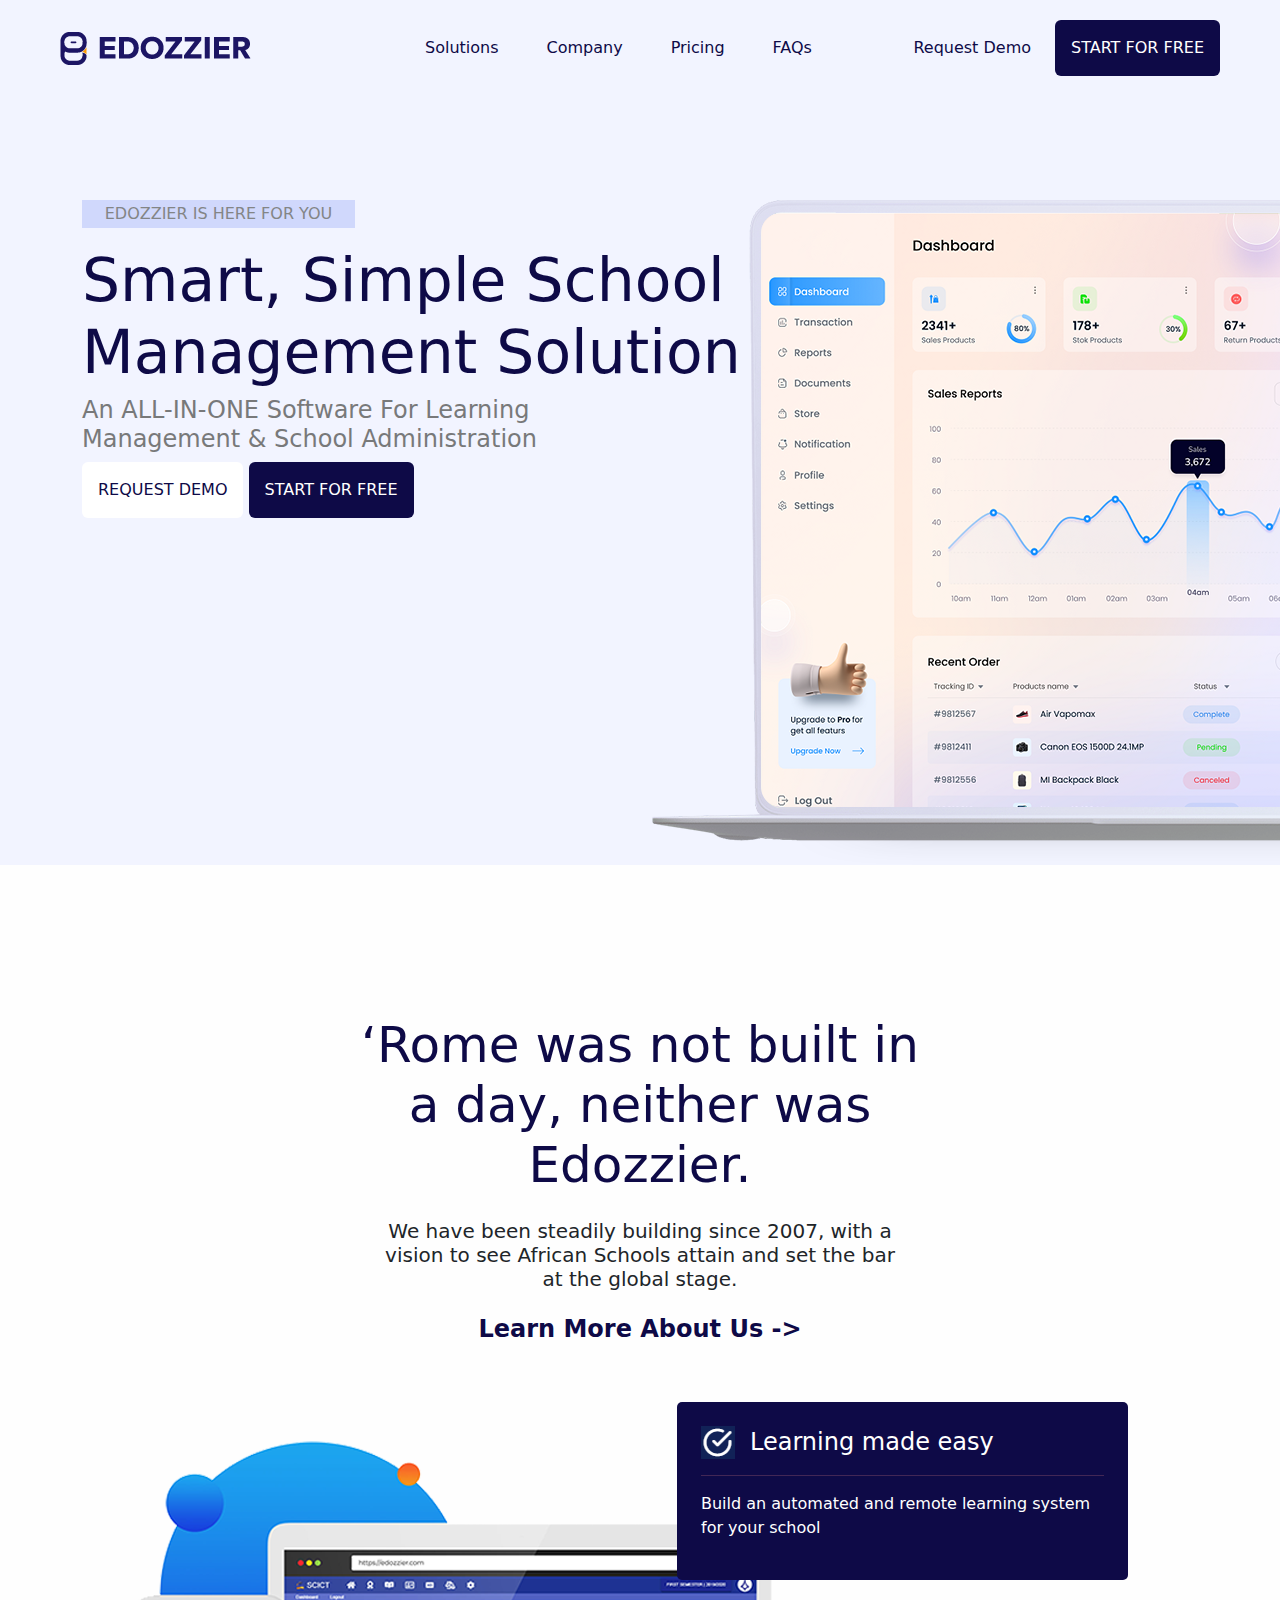
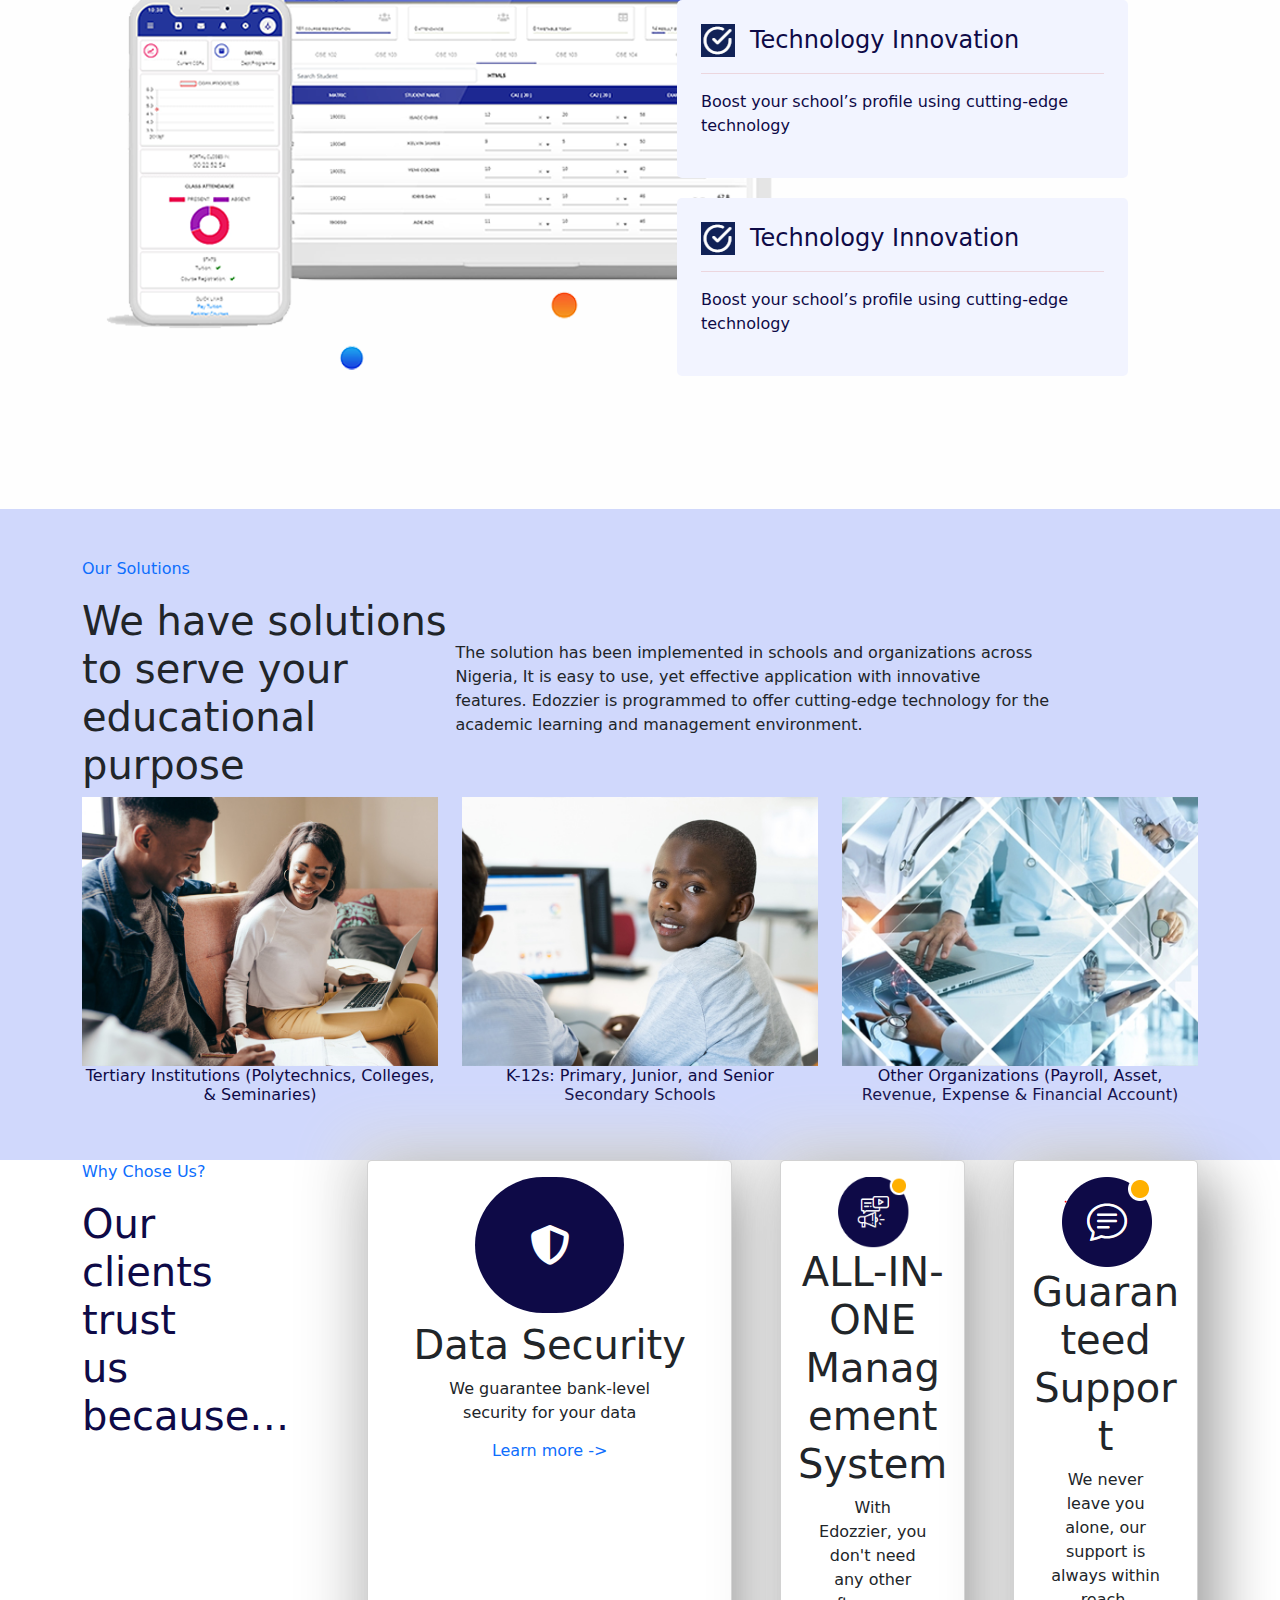
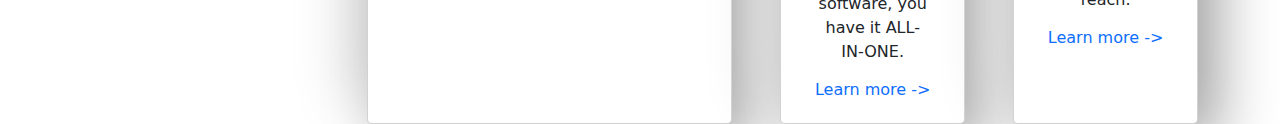
<file: index.html>
<!DOCTYPE html>
<html lang="en">
<head>
    <meta charset="UTF-8">
    <meta name="viewport" content="width=device-width, initial-scale=1.0">
    <title>Live coding test</title>
    <link rel="stylesheet" href="style.css">
    <link rel="stylesheet" href="bootstrap-5.3.2-dist/bootstrap-5.3.2-dist/css/bootstrap.css">
    <link rel="stylesheet" href="fontawesome-free-6.4.2-web/css/all.css">
</head>
<body>
    <nav class="navbar navbar-expand-lg position-fixed z-index-1 w-100" style="background-color: #f2f4ff; padding-top: 20px;" id="navbar1">
        <div class="container-fluid navdiv">
          <a class="navbar-brand ps-5" href="#"><img src="images/Edozzier-1x.png" alt=""></a>
          <button class="navbar-toggler" type="button" data-bs-toggle="collapse" data-bs-target="#navbarSupportedContent" aria-controls="navbarSupportedContent" aria-expanded="false" aria-label="Toggle navigation">
            <span class="navbar-toggler-icon"></span>
          </button>
          <div class="collapse navbar-collapse" id="navbarSupportedContent">
            <ul class="navbar-nav me-lg-auto me-sm-0 mb-2 mb-lg-0 navtext">
              <li class="nav-item links">
                <a class="nav-link active links" aria-current="page" href="#" style="color: #0e0a47;">Solutions</a>
              </li>
              <li class="nav-item links">
                <a class="nav-link active" href="#" style="color: #0e0a47;">Company</a>
              </li>
             <li class="nav-item links">
                <a class="nav-link active" href="#" style="color: #0e0a47;">Pricing</a>
                </li>
             <li class="nav-item links">
                <a class="nav-link active" href="#" style="color: #0e0a47;">FAQs</a>
              </li>
            </ul>
            <li class="nav-item links d-flex align-items-center gap-4 me-lg-5 me-lg-o request">
                <a class="nav-link active" href="#" style="color: #0e0a47;">Request Demo</a>
                <button class="btn p-3" id="startForFree" type="submit">START FOR FREE</button>
              </li>

          </div>
        </div>
    </nav>

    <main style="background-color: #f2f4ff;" id="content">
        <div class="container">
            <div class="row EDOZZIERforyou">
                <div class="col-lg-6 col-md-6 col-sm-12">
                    <p style="background-color: #d0d8fc; padding:2px; width:50%;text-align:center; color:rgb(131, 133, 134)">EDOZZIER IS HERE FOR YOU</p>
                    <h1 style="color: #0e0a47;" class="Smart">Smart, Simple School Management Solution</h1>
                    <h4 style="color:rgb(120, 121, 122)" class="ALL-IN-ONE">An ALL-IN-ONE Software For Learning Management & School Administration</h4>
                    <button type="button" class="requestdemo p-3 border-0">REQUEST DEMO</button>
                    <button type="button" class="requestDemo2 p-3 border-0">START FOR FREE</button>
                </div>
                <div class="col-lg-6 col-md-6 col-sm-12">
                    <img src="images/edozzier_header_mac.png" alt="" class="edozzierheader">
                </div>
            </div>
        </div>
    </main>

    <section style="background-color:#fefefe;">
        <center class="romecenter">
        <h1 class="rome">‘Rome was not built in a day, neither was Edozzier.</h1>
        <h5 class="romep pt-3">We have been steadily building since 2007, with a vision to see African Schools attain and set the bar at the global stage.</h5>
            <h4 class="pt-3" style="font-weight: bold;"><a href="" style="text-decoration: none;color: #0e0a47;">Learn More About Us -></a></h4>
        </center>
        <!-- Learning made easy -->
        <div class="container">
            <div class="row learningmadeeasy">
                <div class="col-lg-5 col-md-5 col-sm-12 order-md-2">
                    <div class="box Learningmadeasy px-4 py-4">
                        <h4><img src="images/Capture.PNG" alt="" style="padding-right:15px;">Learning made easy</h4>
                        <hr style="background-color: rgb(156, 7, 7); color:rgb(221, 127, 127);">
                        <p>Build an automated and remote learning system for your school</p>
                    </div>
                    <div class="box Learningmadeasy2 px-4 py-4">
                        <h4><img src="images/Capture.PNG" alt="" style="padding-right:15px;">Technology Innovation</h4>
                        <hr style="background-color: rgb(156, 7, 7); color:rgb(221, 127, 127);">
                        <p>Boost your school’s profile using cutting-edge technology</p>
                    </div>
                    <div class="box Learningmadeasy3 px-4 py-4">
                        <h4><img src="images/Capture.PNG" alt="" style="padding-right:15px;">Technology Innovation</h4>
                        <hr style="background-color: rgb(156, 7, 7); color:rgb(221, 127, 127);">
                        <p>Boost your school’s profile using cutting-edge technology</p>
                    </div>
                </div>

                <div class="col-lg-5 col-md-5 col-sm-12 order-md-1">
                    <img src="images/edozzier-app.png" alt="" class="learningmadeeasyimg">
                </div>
            </div>
        </div>

    </section>

    <section style="background-color: #d0d8fc;" class="p-5">
        <div class="container">
            <div class="row">
                <div class="col-lg 12 col-md-12 col-sm-12">
                    <p class="text-primary">Our Solutions</p>
                    <div style="display: flex; align-items:center">
                        <span><h1 style="width: 100%;">We have solutions to serve your educational purpose</h1></span>
                        <span><p style="width: 80%;">The solution has been implemented in schools and organizations across Nigeria, It is easy to use, yet effective application with innovative features. Edozzier is programmed to offer cutting-edge technology for the academic learning and management environment. </p></span>
                    </div>
                </div>
                <div class="col-lg-12 col-md-12 col-sm-12">
                    <div class="row">
                        <div class="col-lg-4 col-md-12 col-sm-12">
                            <img src="images/edozzier-services2.jpg" alt="" width="100%">
                            <center><h6 style="color: #0e0a47;">Tertiary Institutions (Polytechnics, Colleges, & Seminaries)</h6></center>
                        </div>
                        <div class="col-lg-4 col-md-12 col-sm-12">
                            <img src="images/edozzier-services.jpg" alt="" width="100%">
                            <center><h6 style="color: #0e0a47;">K-12s: Primary, Junior, and Senior Secondary Schools</h6></center>
                        </div>
                        <div class="col-lg-4 col-md-12 col-sm-12">
                            <img src="images/edozzier-services3.jpg" alt="" width="100%">
                            <center><h6 style="color: #0e0a47;">Other Organizations (Payroll, Asset, Revenue, Expense & Financial Account)</h6></center>
                        </div>
                    </div>
                </div>
            </div>
        </div>
    </section>

    <section>
        <div class="container">
            <div class="row">
                <div class="col-lg-3 col-md-6 col-sm-12">
                    <p class="text-primary">Why Chose Us?</p>
                    <h1 style="color: #0e0a47; width:25%">Our clients trust us because… </h1>
                </div>

                <div class="Ourclients col-lg-9 col-md-6 col-sm-12">
                    <div style="display: flex;" class="Ourclients gap-5">
                        <div class="card w-50 p-3" style="background-color:white;border-radius: 5px;box-shadow:  20px 20px 60px #a3a3a3,
                        -20px -20px 60px #dddddd;">
                            <center>
                                <h1 style="background-color: #0e0a47; width:45%; border-radius:2000px;"><i class="fa-solid fa-shield-halved fa-fade p-5" style="color:white;"></i></h1>
                                <h1> Data Security</h1>
                                <p style="width: 75%;">We guarantee bank-level security for your data  </p>
                                <a href="" style="text-decoration: none;" class="text-primary"><h6>Learn more  -></h6></a>
                            </center>
                        </div>
                        <div class="card w-25 p-3" style="background-color:white;border-radius: 5px;box-shadow:  20px 20px 60px #a3a3a3,
                        -20px -20px 60px #dddddd;">
                            <center>
                                <img src="images/Media.PNG" alt="" width="50%">
                                <h1>ALL-IN-ONE Management System</h1>
                                <p style="width: 75%;">With Edozzier, you don't need any other software, you have it ALL-IN-ONE. </p>
                                <a href="" style="text-decoration: none;" class="text-primary"><h6>Learn more  -></h6></a>
                            </center>
                        </div>
                        <div class="card w-25 p-3" style="background-color:white;border-radius: 5px;box-shadow:  20px 20px 60px #a3a3a3,
                                     -20px -20px 60px #dddddd;">
                            <center>
                                <img src="images/Messages.PNG" alt="">
                                <h1>Guaranteed Support </h1>
                                <p style="width: 75%;">We never leave you alone, our support is always within reach. </p>
                                <a href="" style="text-decoration: none;" class="text-primary"><h6>Learn more  -></h6></a>
                            </center>
                        </div>
                    </div>
                </div>
            </div>


        </div>
    </section>

    <script src="bootstrap-5.3.2-dist/bootstrap-5.3.2-dist/js/bootstrap.js"></script>
    <script src="script.js"></script>
</body>
</html>
</file>
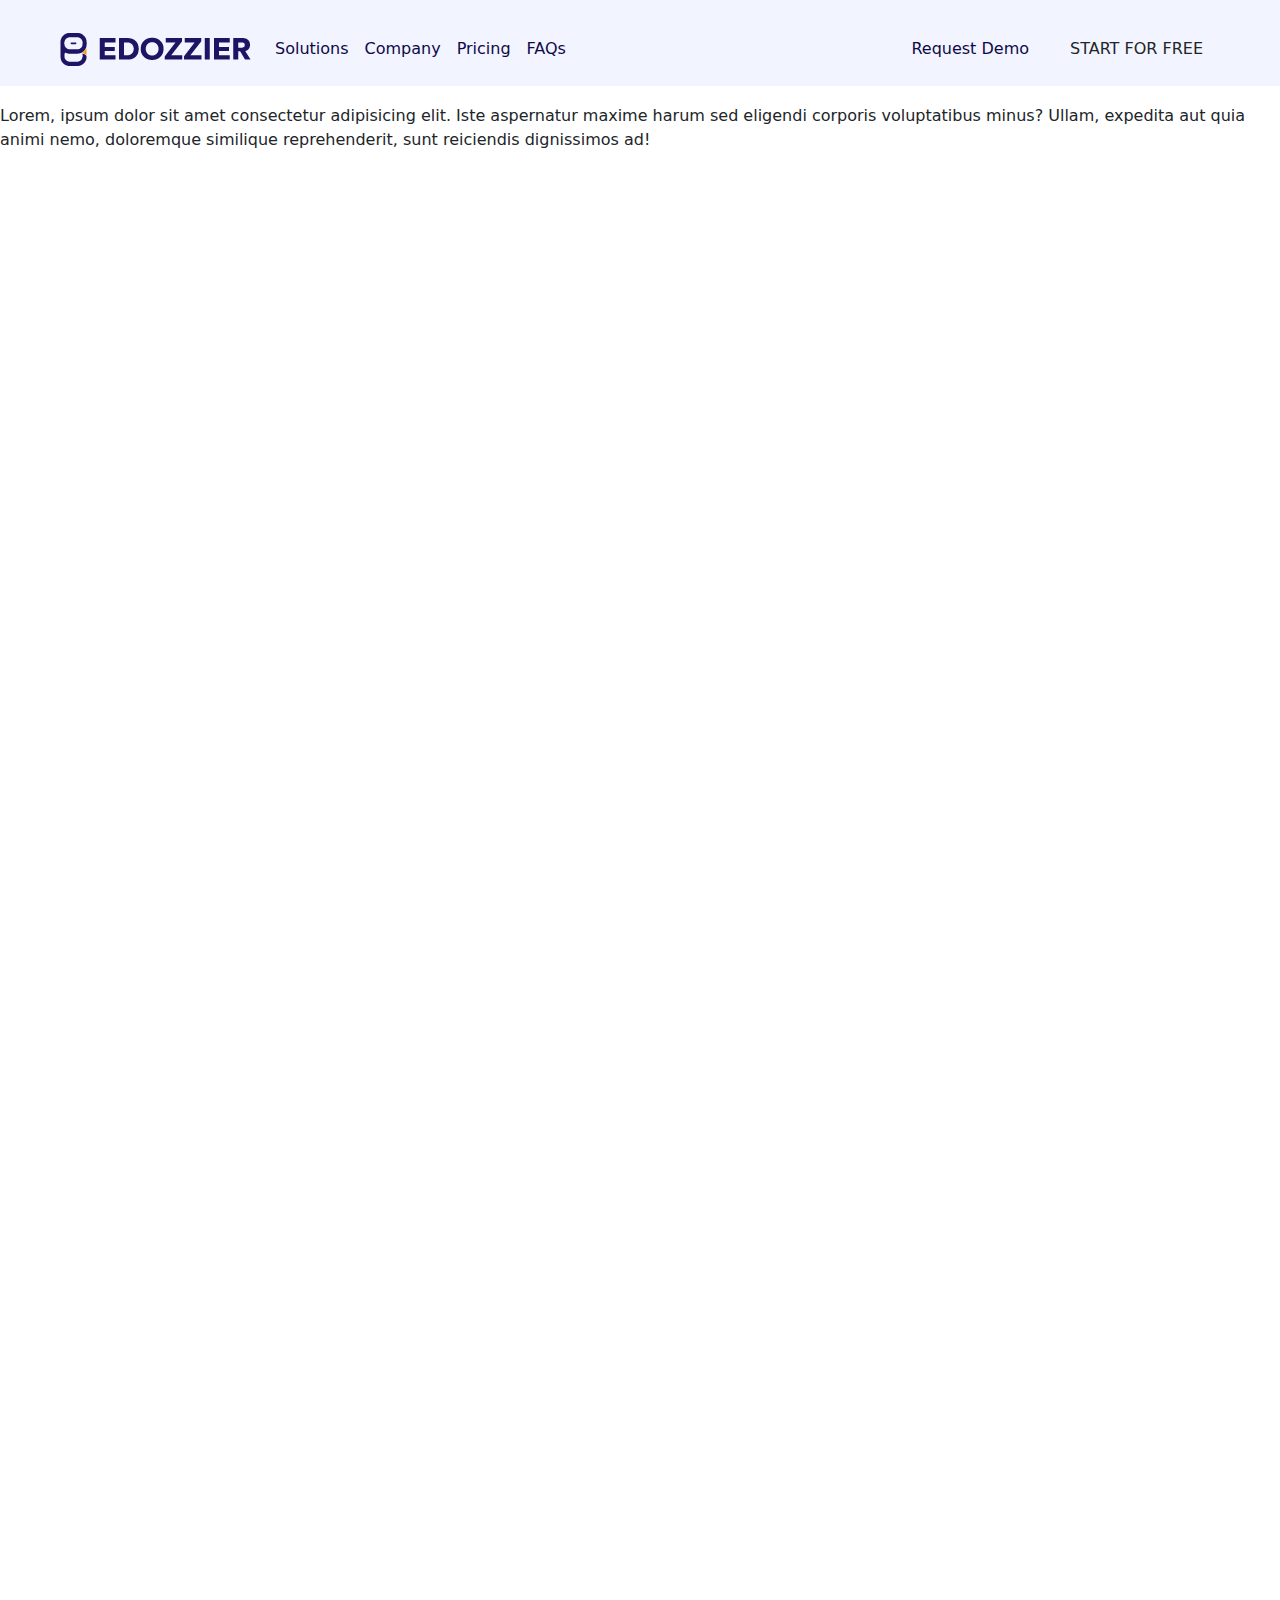
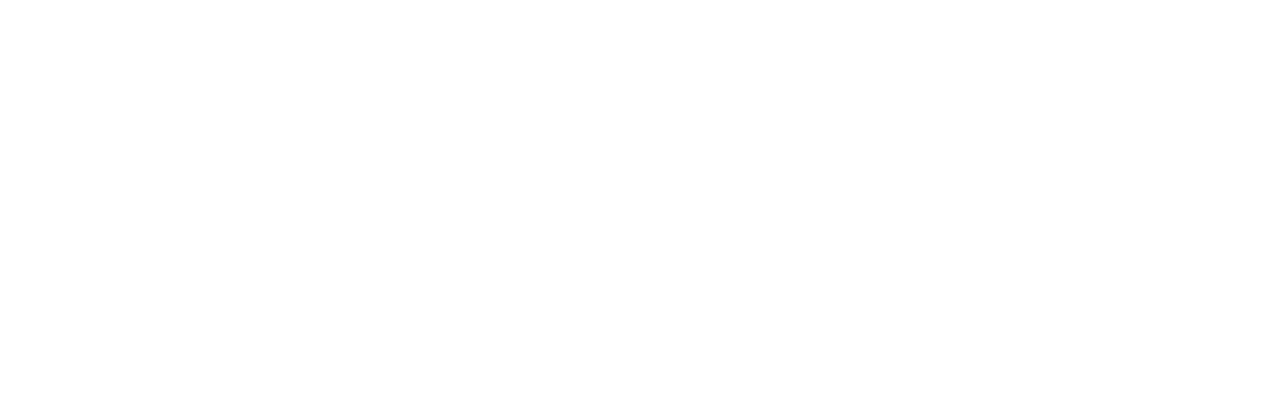
<file: inde.html>
<!DOCTYPE html>
<html lang="en">
<head>
  <meta charset="UTF-8">
  <meta name="viewport" content="width=device-width, initial-scale=1.0">
  <title>Scroll Navbar Color Change</title>
  <link rel="stylesheet" href="inj.css">
  <link rel="stylesheet" href="bootstrap-5.3.2-dist/bootstrap-5.3.2-dist/css/bootstrap.css">
</head>
<style>
    /* Navbar styles */
#navbar {
    position: fixed;
    top: 0;
    left: 0;
    width: 100%;
    background-color: transparent; /* Initial color */
    transition: background-color 0.3s ease; /* Smooth transition */
    z-index:-100; /* Ensure navbar appears above other content */
  }
  
#navbar.scrolled {
   background-color: red; /* New color when scrolled */
}
  
/* Other styles */
#content {
 height: 2000px; /* Example content height to enable scrolling */
}
  
</style>
<body>
    <nav class="navbar navbar-expand-lg position-fixed z-index-1 w-100" style="background-color: #f2f4ff; padding-top: 20px;" id="navbar1">
        <div class="container-fluid navdiv">
          <a class="navbar-brand ps-5" href="#"><img src="images/Edozzier-1x.png" alt=""></a>
          <button class="navbar-toggler" type="button" data-bs-toggle="collapse" data-bs-target="#navbarSupportedContent" aria-controls="navbarSupportedContent" aria-expanded="false" aria-label="Toggle navigation">
            <span class="navbar-toggler-icon"></span>
          </button>
          <div class="collapse navbar-collapse" id="navbarSupportedContent">
            <ul class="navbar-nav me-lg-auto me-sm-0 mb-2 mb-lg-0 navtext">
              <li class="nav-item links">
                <a class="nav-link active links" aria-current="page" href="#" style="color: #0e0a47;">Solutions</a>
              </li>
              <li class="nav-item links">
                <a class="nav-link active" href="#" style="color: #0e0a47;">Company</a>
              </li>
             <li class="nav-item links">
                <a class="nav-link active" href="#" style="color: #0e0a47;">Pricing</a>
                </li>
             <li class="nav-item links">
                <a class="nav-link active" href="#" style="color: #0e0a47;">FAQs</a>
              </li>
            </ul>
            <li class="nav-item links d-flex align-items-center gap-4 me-lg-5 me-lg-o request">
                <a class="nav-link active" href="#" style="color: #0e0a47;">Request Demo</a>
                <button class="btn p-3" id="startForFree" type="submit">START FOR FREE</button>
              </li>

          </div>
        </div>
    </nav>
  <div id="content">
    <p>Lorem ipsum dolor sit amet consectetur adipisicing elit. Harum beatae veniam iste maiores non aut pariatur quo molestias impedit porro eveniet repellendus tempore placeat dicta, nobis labore perspiciatis iusto velit.</p>
    <p>yvyudsbcudcuisdk</p>
    <p>Lorem, ipsum dolor sit amet consectetur adipisicing elit. Iste aspernatur maxime harum sed eligendi corporis voluptatibus minus? Ullam, expedita aut quia animi nemo, doloremque similique reprehenderit, sunt reiciendis dignissimos ad!</p>
  </div>

  <script>
    // Get the navbar element
var navbar1 = document.getElementById("navbar1");

// Function to change navbar color on scroll
function changeNavbarColor() {
  if (window.scrollY > 0) {
    navbar1.classList.add("scrolled");
  } else {
    navbar1.classList.remove("scrolled");
  }
}

// Listen for the scroll event and call the function
window.addEventListener("scroll", changeNavbarColor);

  </script>
</body>

<script src="script.js"></script>
</html>
</file>
<file: style.css>
body{
    overflow-x: hidden;
}
.links{
    color: #0e0a47;
    font-size: 16px;
}

.navtext{
    position: relative;
    left: 150px;
    gap: 32px;
}

#navbar1 {
    position: fixed;
    top: 0;
    left: 0;
    width: 100%;
    background-color: transparent; /* Initial color */
    transition: background-color 0.3s ease; /* Smooth transition */
    z-index: 1000; /* Ensure navbar appears above other content */
}

#navbar1.scrolled{
    background-color: white; /* New color when scrolled */
}

#startForFree{
    background-color: #0e0a47; border:none; color:white
}
#startForFree:hover{
    background-color: #2d2787;
}

.Smart{
    width: 150%;
    font-size: 60px;
    font-weight: 50px;
}
.ALL-IN-ONE{
    width: 95%;
}
.requestdemo{
    background-color:white; color:#0e0a47; border-radius:6px
}
.requestDemo2{
    background-color: #0e0a47; color:white; border-radius:6px
}
.requestdemo:hover {
    background-color:#f2f4ff;
}
.requestDemo2:hover{
    background-color: orange;
}

.EDOZZIERforyou{
    padding-top: 200px;
}
.romecenter{
    padding-top: 150px;
}

.rome{
    width: 45%;
    font-size: 50px;
    color: #0e0a47;
}
.romep{
    width: 40%;
}
/* learningmadeeasy */
.learningmadeeasy{
    gap:120px;
    padding-top: 50px;
    padding-bottom: 100px;
}
.Learningmadeasy{
    background-color: #0e0a47;
    color:white;
    border: none;
    border-radius: 5px;
    width: 100%;
    margin-bottom: 20px;
}
.Learningmadeasy2{
    background-color: #f2f4ff;
    color: #0e0a47;
    width: 100%;
    margin-bottom: 20px;
    border: none;
    border-radius: 5px;
}
.Learningmadeasy2:hover{
    background-color: #0e0a47;
    color: white;
}

.Learningmadeasy3{
    background-color: #f2f4ff;
    color: #0e0a47;
    width: 100%;
    border: none;
    border-radius: 5px;
}
.Learningmadeasy3:hover{
    background-color: #0e0a47;
    color: white;   
}

@media screen and (max-width:475px) {
    #request{
        display: none;
    } 
    .EDOZZIERforyou{
        text-align: center;
        justify-content: center;
    }
    .edozzierheader{
        width:100%
    }
    .learningmadeeasyimg{
        width: 100%;
        margin-top: -150px;
    }
    .Ourclients{
        display: block;
    }
}
</file>
<file: inj.css>
/* Navbar styles */
#navbar {
    position: fixed;
    top: 0;
    left: 0;
    width: 100%;
    background-color: transparent; /* Initial color */
    transition: background-color 0.3s ease; /* Smooth transition */
    z-index:-100; /* Ensure navbar appears above other content */
  }
  
#navbar.scrolled {
   background-color: red; /* New color when scrolled */
}
  
/* Other styles */
#content {
 height: 2000px; /* Example content height to enable scrolling */
}
</file>
